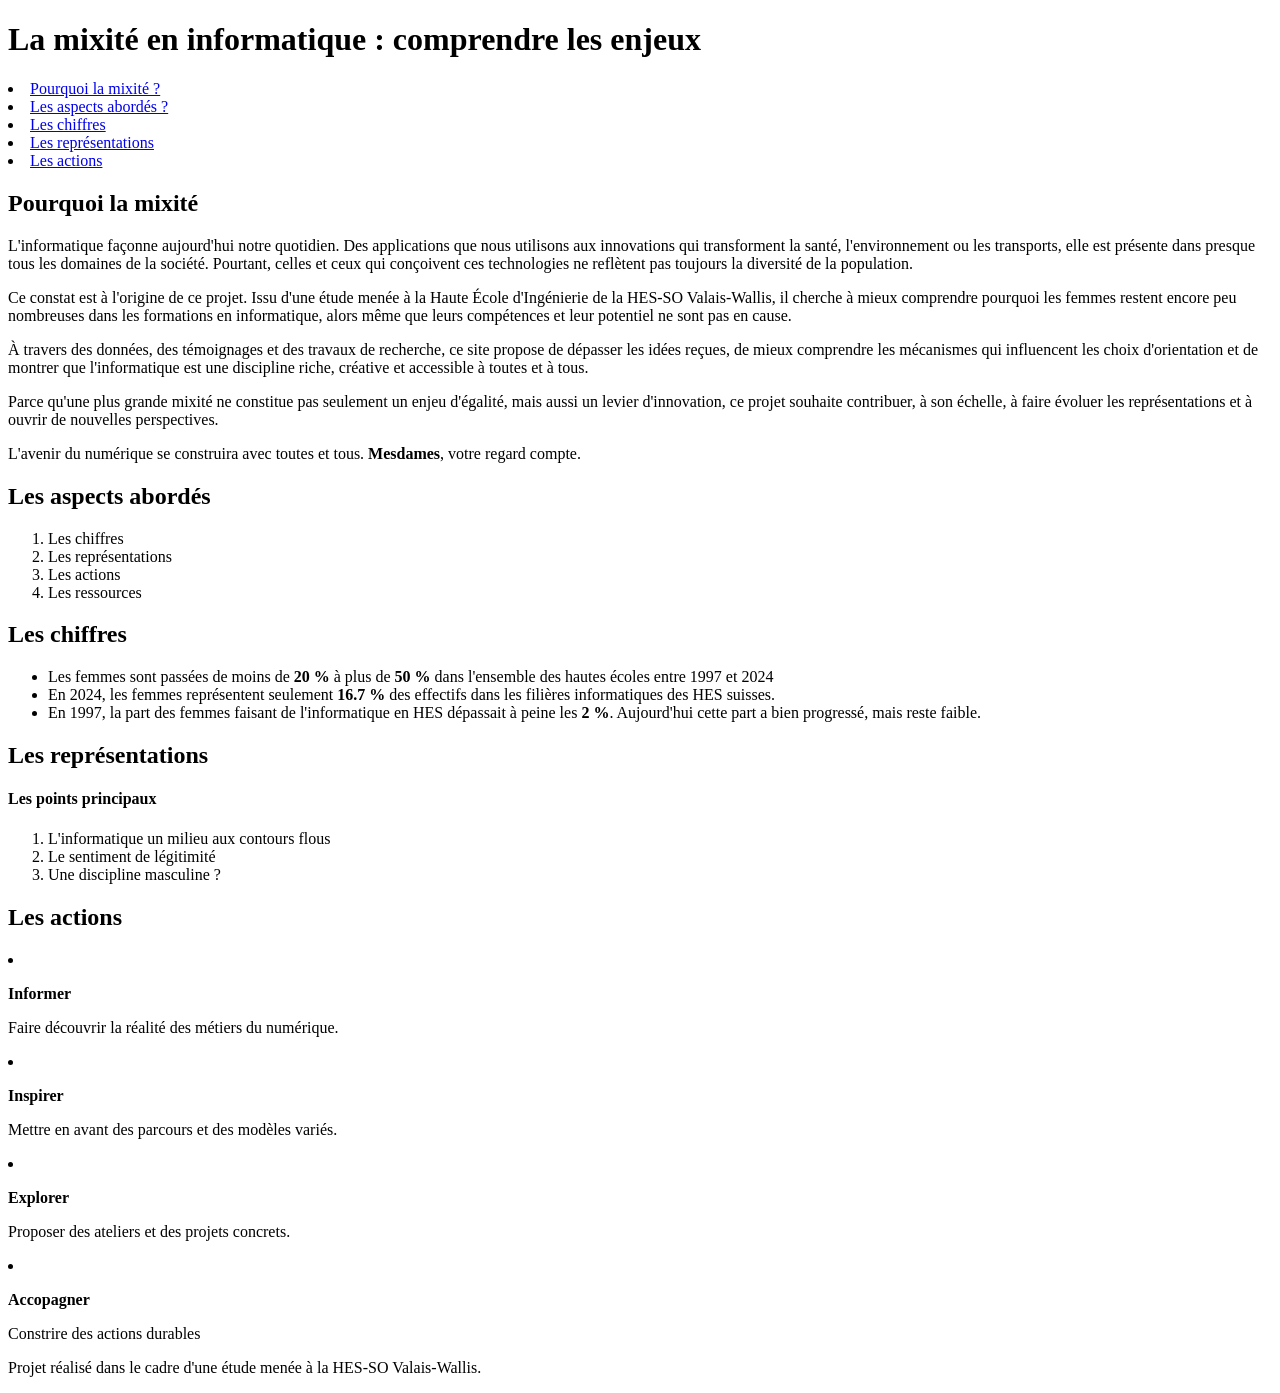
<file: index.HTML>
<!DOCTYPE html>
<html lang="fr">
 <head>
    <meta charset="UTF-8">
    <meta name="viewport" content="width=device-width, initial-scale=1.0">
    <title>La mixité en informatique : comprendre les enjeux</title>
 </head>
    <body>
        <header>
            <h1>La mixité en informatique : comprendre les enjeux</h1>
            <nav>
                <li><a href="#mixite">Pourquoi la mixité ?</a></li>
                <li><a href="#aspects">Les aspects abordés ?</a></li>
                <li><a href="#chiffres">Les chiffres</a></li>
                <li><a href="#rerpésentations">Les représentations</a></li>
                <li><a href="#actions">Les actions</a></li>

            </nav>

        </header>
        <main> 
            <!-- Présentation du projet -->
            <!-- Sections principales -->
             <section id="mixite">
                <h2>Pourquoi la mixité</h2>
                    <p>L'informatique façonne aujourd'hui notre quotidien. Des applications que nous utilisons aux innovations qui transforment la santé, l'environnement ou les transports, elle est présente dans presque tous les domaines de la société. Pourtant, celles et ceux qui conçoivent ces technologies ne reflètent pas toujours la diversité de la population.</p> 
                    <p>Ce constat est à l'origine de ce projet. Issu d'une étude menée à la Haute École d'Ingénierie de la HES-SO Valais-Wallis, il cherche à mieux comprendre pourquoi les femmes restent encore peu nombreuses dans les formations en informatique, alors même que leurs compétences et leur potentiel ne sont pas en cause.</p>
                    <p>À travers des données, des témoignages et des travaux de recherche, ce site propose de dépasser les idées reçues, de mieux comprendre les mécanismes qui influencent les choix d'orientation et de montrer que l'informatique est une discipline riche, créative et accessible à toutes et à tous.</p>
                    <p>Parce qu'une plus grande mixité ne constitue pas seulement un enjeu d'égalité, mais aussi un levier d'innovation, ce projet souhaite contribuer, à son échelle, à faire évoluer les représentations et à ouvrir de nouvelles perspectives.</p>
                    <p>L'avenir du numérique se construira avec toutes et tous. <strong>Mesdames</strong>, votre regard compte.</p>
             </section>

             <section id="aspects">
                <h2>Les aspects abordés</h2>
                <ol>
                    <li>Les chiffres</li>            
                    <li>Les représentations</li>
                    <li>Les actions</li>
                    <li>Les ressources</li>

                </ol>
            </section>
 
            <section id="chiffres">
                <h2>Les chiffres</h2>
                <ul>
                    <li>Les femmes sont passées de moins de <strong>20 % </strong>à plus de <strong>50 % </strong> dans l'ensemble des hautes écoles entre 1997 et 2024</li>
                    <li>En 2024, les femmes représentent seulement <strong>16.7 % </strong> des effectifs dans les filières informatiques des HES suisses.</li>
                    <li>En 1997, la part des femmes faisant de l'informatique en HES dépassait à peine les <strong>2 %</strong>. Aujourd'hui cette part a bien progressé, mais reste faible.</li>
                </ul>
            </section>
            <section id="représentations">
                <h2>Les représentations</h2>
                <h4>Les points principaux</h4>
                <ol>
                    <li>L'informatique un milieu aux contours flous</li>
                    <li>Le sentiment de légitimité</li>
                    <li>Une discipline masculine ?</li>
                </ol>
            </section>

            <section id="actions">
                <h2> Les actions</h2>
                
                    <li><p><strong>Informer</strong></p>
                        <p>Faire découvrir la réalité des métiers du numérique.</p>           
                    </li>
                    <li><p><strong>Inspirer </strong></p>
                        <p>Mettre en avant des parcours et des modèles variés.</p>         
                    </li>

                    <li><p><strong>Explorer </strong></p>
                        <p>Proposer des ateliers et des projets concrets.</p>
                    </li>

                    <li><p><strong>Accopagner</strong></p>
                        <p>Constrire des actions durables </p>
                    </li>
                
            </section>
        </section>
        </main>
        <footer>
            <p>Projet réalisé dans le cadre d'une étude menée à la HES-SO Valais-Wallis.</p>
        </footer>
    </body>  
</html>
</file>
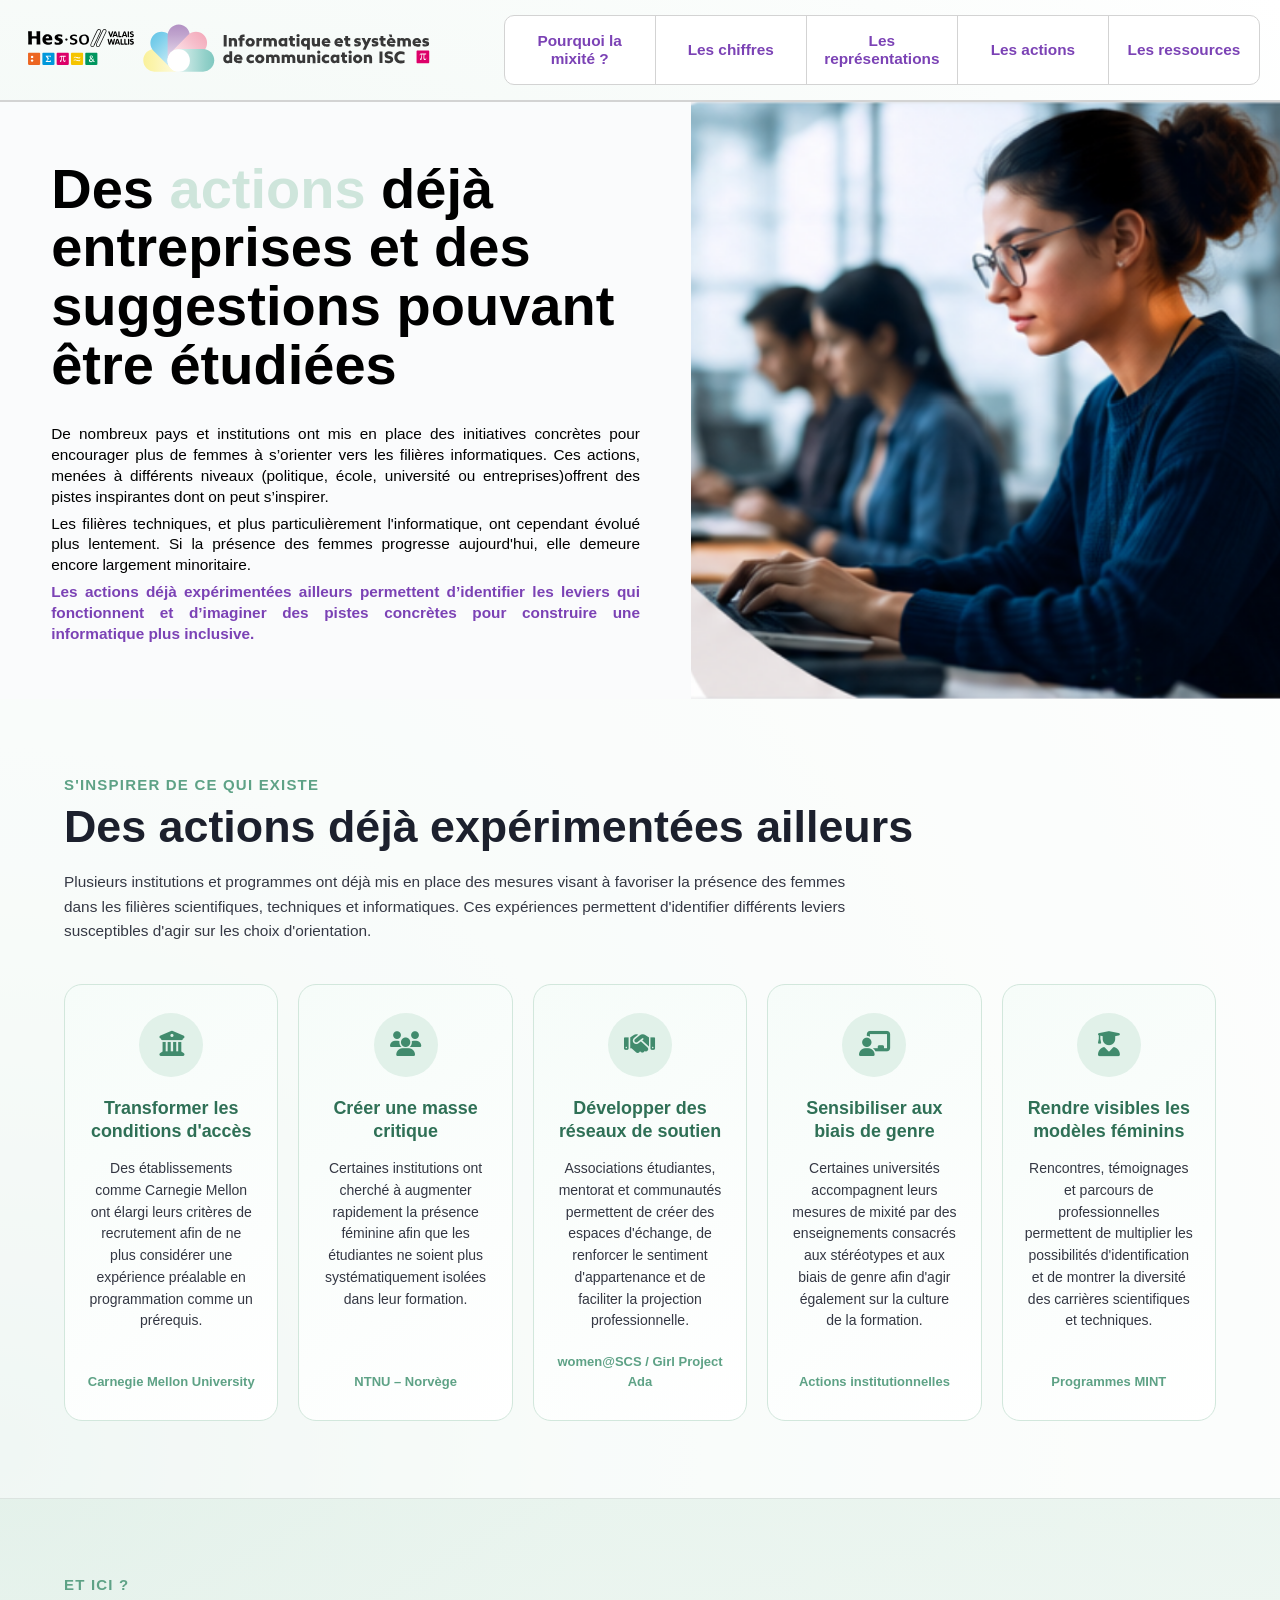
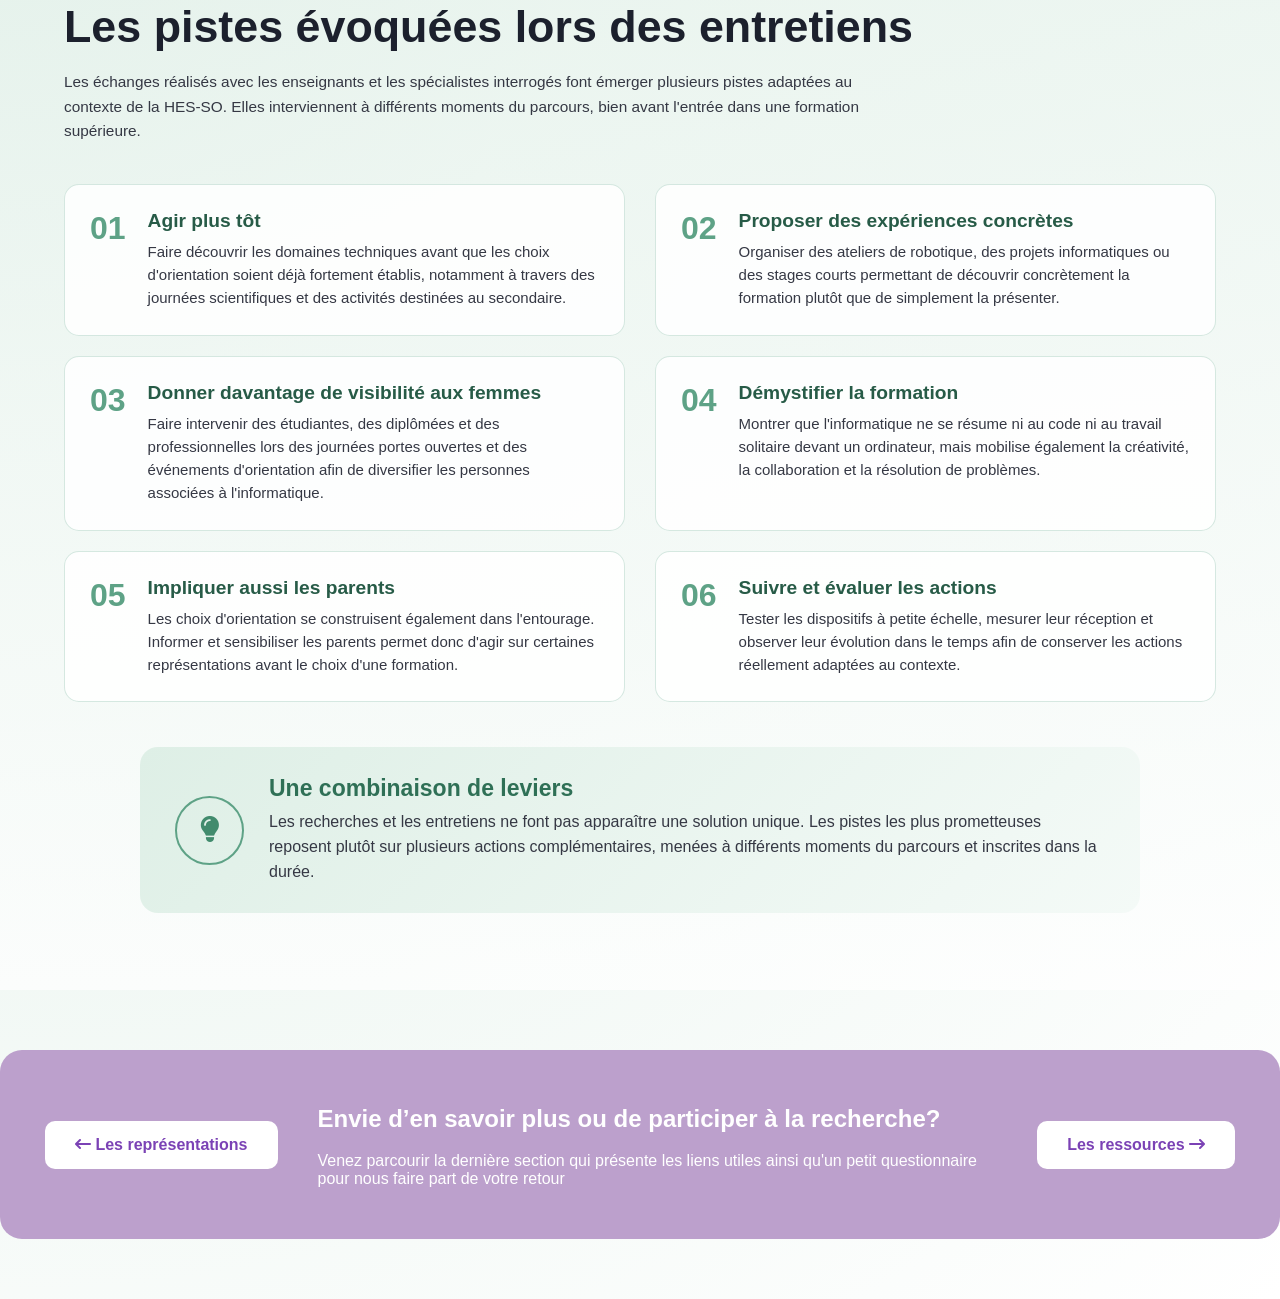
<file: pages/actions.html>
<!DOCTYPE html>
<html lang="fr">
 <head>
    <meta charset="UTF-8">
    <meta name="viewport" content="width=device-width, initial-scale=1.0">
    <link rel="stylesheet" href="../css/style.css"> 
    <title>La mixité en informatique : comprendre les enjeux; les actions</title>
 </head>
    <body class="page-actions">
        <header>
        <div class="header">
            <div class="logo"><img src="../images/logo_hesso.9af1d79.svg" height="50px" alt="logo_hesso"></div>
            <div class="HES">
                <div class="ISC"><img src="../images/logo_isc.svg" height="50px" alt="logo_hesso"></div>
                <link rel="stylesheet" href="https://cdnjs.cloudflare.com/ajax/libs/font-awesome/6.7.2/css/all.min.css">
            </div>
            <nav class="navigation"> 
                <ul>
                    <li><a href="../index.html">Pourquoi la mixité ?</a></li>
                    <li><a href="../pages/chiffres.html">Les chiffres</a></li>
                    <li><a href="../pages/representation.html">Les représentations</a></li>
                    <li><a href="actions.html">Les actions</a></li>
                    <li><a href="../pages/ressources.html">Les ressources</a></li>
                </ul> 
            </nav>
        </div>
        </header>
        <main> 
            <div class="hero">
                <div class="message">
                    <p> <h1>Des <span style="color: rgb(206, 229, 219);">actions</span> déjà entreprises et des suggestions pouvant être étudiées</h1> </p>
                    <p>De nombreux pays et institutions ont mis en place des initiatives concrètes pour encourager plus de femmes à s’orienter vers les filières informatiques. Ces actions, menées à différents niveaux (politique, école, université ou entreprises)offrent des pistes inspirantes dont on peut s’inspirer.</p>
                    <p>Les filières techniques, et plus particulièrement l'informatique, ont cependant évolué plus lentement. Si la présence des femmes progresse aujourd'hui, elle demeure encore largement minoritaire.</p>
                    <p style="color: rgb(123, 66, 181);"> <strong>Les actions déjà expérimentées ailleurs permettent d’identifier les leviers qui fonctionnent et d’imaginer des pistes concrètes pour construire une informatique plus inclusive.</strong></p> 
                    
                </div>
                <div class="coverpic">
                    <img src="../images/Screenshot 2026-07-31 084321.png"alt="plusieurs personnes qui travaillent à l'ordinateur"></div>
                                                                            
            </div>
            <section class="actions-section">

    <div class="actions-titre-section">
        <p class="actions-surtitle">S'inspirer de ce qui existe</p>

        <h2>
            Des actions déjà expérimentées ailleurs
        </h2>

        <p>
            Plusieurs institutions et programmes ont déjà mis en place
            des mesures visant à favoriser la présence des femmes dans
            les filières scientifiques, techniques et informatiques.
            Ces expériences permettent d'identifier différents leviers
            susceptibles d'agir sur les choix d'orientation.
        </p>
    </div>


    <div class="actions-grille">


        <!-- CARTE 1 -->

        <article class="action-carte">

            <div class="action-icone">
                <i class="fa-solid fa-building-columns"></i>
            </div>

            <h3>
                Transformer les conditions d'accès
            </h3>

            <p>
                Des établissements comme Carnegie Mellon ont élargi
                leurs critères de recrutement afin de ne plus considérer
                une expérience préalable en programmation comme un
                prérequis.
            </p>

            <p class="action-exemple">
                Carnegie Mellon University
            </p>

        </article>


        <!-- CARTE 2 -->

        <article class="action-carte">

            <div class="action-icone">
                <i class="fa-solid fa-users"></i>
            </div>

            <h3>
                Créer une masse critique
            </h3>

            <p>
                Certaines institutions ont cherché à augmenter rapidement
                la présence féminine afin que les étudiantes ne soient plus
                systématiquement isolées dans leur formation.
            </p>

            <p class="action-exemple">
                NTNU – Norvège
            </p>

        </article>


        <!-- CARTE 3 -->

        <article class="action-carte">

            <div class="action-icone">
                <i class="fa-solid fa-handshake"></i>
            </div>

            <h3>
                Développer des réseaux de soutien
            </h3>

            <p>
                Associations étudiantes, mentorat et communautés permettent
                de créer des espaces d'échange, de renforcer le sentiment
                d'appartenance et de faciliter la projection professionnelle.
            </p>

            <p class="action-exemple">
                women@SCS / Girl Project Ada
            </p>

        </article>


        <!-- CARTE 4 -->

        <article class="action-carte">

            <div class="action-icone">
                <i class="fa-solid fa-chalkboard-user"></i>
            </div>

            <h3>
                Sensibiliser aux biais de genre
            </h3>

            <p>
                Certaines universités accompagnent leurs mesures de mixité
                par des enseignements consacrés aux stéréotypes et aux biais
                de genre afin d'agir également sur la culture de la formation.
            </p>

            <p class="action-exemple">
                Actions institutionnelles
            </p>

        </article>


        <!-- CARTE 5 -->

        <article class="action-carte">

            <div class="action-icone">
                <i class="fa-solid fa-user-graduate"></i>
            </div>

            <h3>
                Rendre visibles les modèles féminins
            </h3>

            <p>
                Rencontres, témoignages et parcours de professionnelles
                permettent de multiplier les possibilités d'identification
                et de montrer la diversité des carrières scientifiques
                et techniques.
            </p>

            <p class="action-exemple">
                Programmes MINT
            </p>

        </article>

    </div>

</section>



<!-- ==================================================
     PROPOSITIONS DES EXPERTS / ENSEIGNANTS
     ================================================== -->

<section class="actions-propositions">

    <div class="actions-titre-section">

        <p class="actions-surtitle">
            Et ici ?
        </p>

        <h2>
            Les pistes évoquées lors des entretiens
        </h2>

        <p>
            Les échanges réalisés avec les enseignants et les spécialistes
            interrogés font émerger plusieurs pistes adaptées au contexte
            de la HES-SO. Elles interviennent à différents moments du
            parcours, bien avant l'entrée dans une formation supérieure.
        </p>

    </div>


    <div class="propositions-grille">


        <!-- PROPOSITION 1 -->

        <article class="proposition">

            <span class="proposition-numero">
                01
            </span>

            <div class="proposition-contenu">

                <h3>
                    Agir plus tôt
                </h3>

                <p>
                    Faire découvrir les domaines techniques avant que les
                    choix d'orientation soient déjà fortement établis,
                    notamment à travers des journées scientifiques et des
                    activités destinées au secondaire.
                </p>

            </div>

        </article>


        <!-- PROPOSITION 2 -->

        <article class="proposition">

            <span class="proposition-numero">
                02
            </span>

            <div class="proposition-contenu">

                <h3>
                    Proposer des expériences concrètes
                </h3>

                <p>
                    Organiser des ateliers de robotique, des projets
                    informatiques ou des stages courts permettant de
                    découvrir concrètement la formation plutôt que de
                    simplement la présenter.
                </p>

            </div>

        </article>


        <!-- PROPOSITION 3 -->

        <article class="proposition">

            <span class="proposition-numero">
                03
            </span>

            <div class="proposition-contenu">

                <h3>
                    Donner davantage de visibilité aux femmes
                </h3>

                <p>
                    Faire intervenir des étudiantes, des diplômées et des
                    professionnelles lors des journées portes ouvertes et
                    des événements d'orientation afin de diversifier les
                    personnes associées à l'informatique.
                </p>

            </div>

        </article>


        <!-- PROPOSITION 4 -->

        <article class="proposition">

            <span class="proposition-numero">
                04
            </span>

            <div class="proposition-contenu">

                <h3>
                    Démystifier la formation
                </h3>

                <p>
                    Montrer que l'informatique ne se résume ni au code ni
                    au travail solitaire devant un ordinateur, mais mobilise
                    également la créativité, la collaboration et la résolution
                    de problèmes.
                </p>

            </div>

        </article>


        <!-- PROPOSITION 5 -->

        <article class="proposition">

            <span class="proposition-numero">
                05
            </span>

            <div class="proposition-contenu">

                <h3>
                    Impliquer aussi les parents
                </h3>

                <p>
                    Les choix d'orientation se construisent également dans
                    l'entourage. Informer et sensibiliser les parents permet
                    donc d'agir sur certaines représentations avant le choix
                    d'une formation.
                </p>

            </div>

        </article>


        <!-- PROPOSITION 6 -->

        <article class="proposition">

            <span class="proposition-numero">
                06
            </span>

            <div class="proposition-contenu">

                <h3>
                    Suivre et évaluer les actions
                </h3>

                <p>
                    Tester les dispositifs à petite échelle, mesurer leur
                    réception et observer leur évolution dans le temps afin
                    de conserver les actions réellement adaptées au contexte.
                </p>

            </div>

        </article>

    </div>


    <div class="actions-conclusion">

        <div class="actions-conclusion-icone">
            <i class="fa-solid fa-lightbulb"></i>
        </div>

        <div>
            <h3>
                Une combinaison de leviers
            </h3>

            <p>
                Les recherches et les entretiens ne font pas apparaître une
                solution unique. Les pistes les plus prometteuses reposent
                plutôt sur plusieurs actions complémentaires, menées à
                différents moments du parcours et inscrites dans la durée.
            </p>
        </div>

    </div>

</section>
        </main>    
    <footer class="footer">

    <a class="footer-bouton footer-bouton-gauche" href="../pages/representation.html">
        <i class="fa-solid fa-arrow-left-long"></i>
        Les représentations
    </a>

    <div class="footer-texte">
        <h2>Envie d’en savoir plus ou de participer à la recherche?</h2>

        <p>
            Venez parcourir la dernière section qui présente les liens utiles ainsi qu'un petit questionnaire pour nous faire part de votre retour 
        </p>
    </div>

    <a class="footer-bouton footer-bouton-droite"
       href="ressources.html">
        Les ressources
        <i class="fa-solid fa-arrow-right-long"></i>
    </a>

    </footer>               
    </body>
</html>
</file>
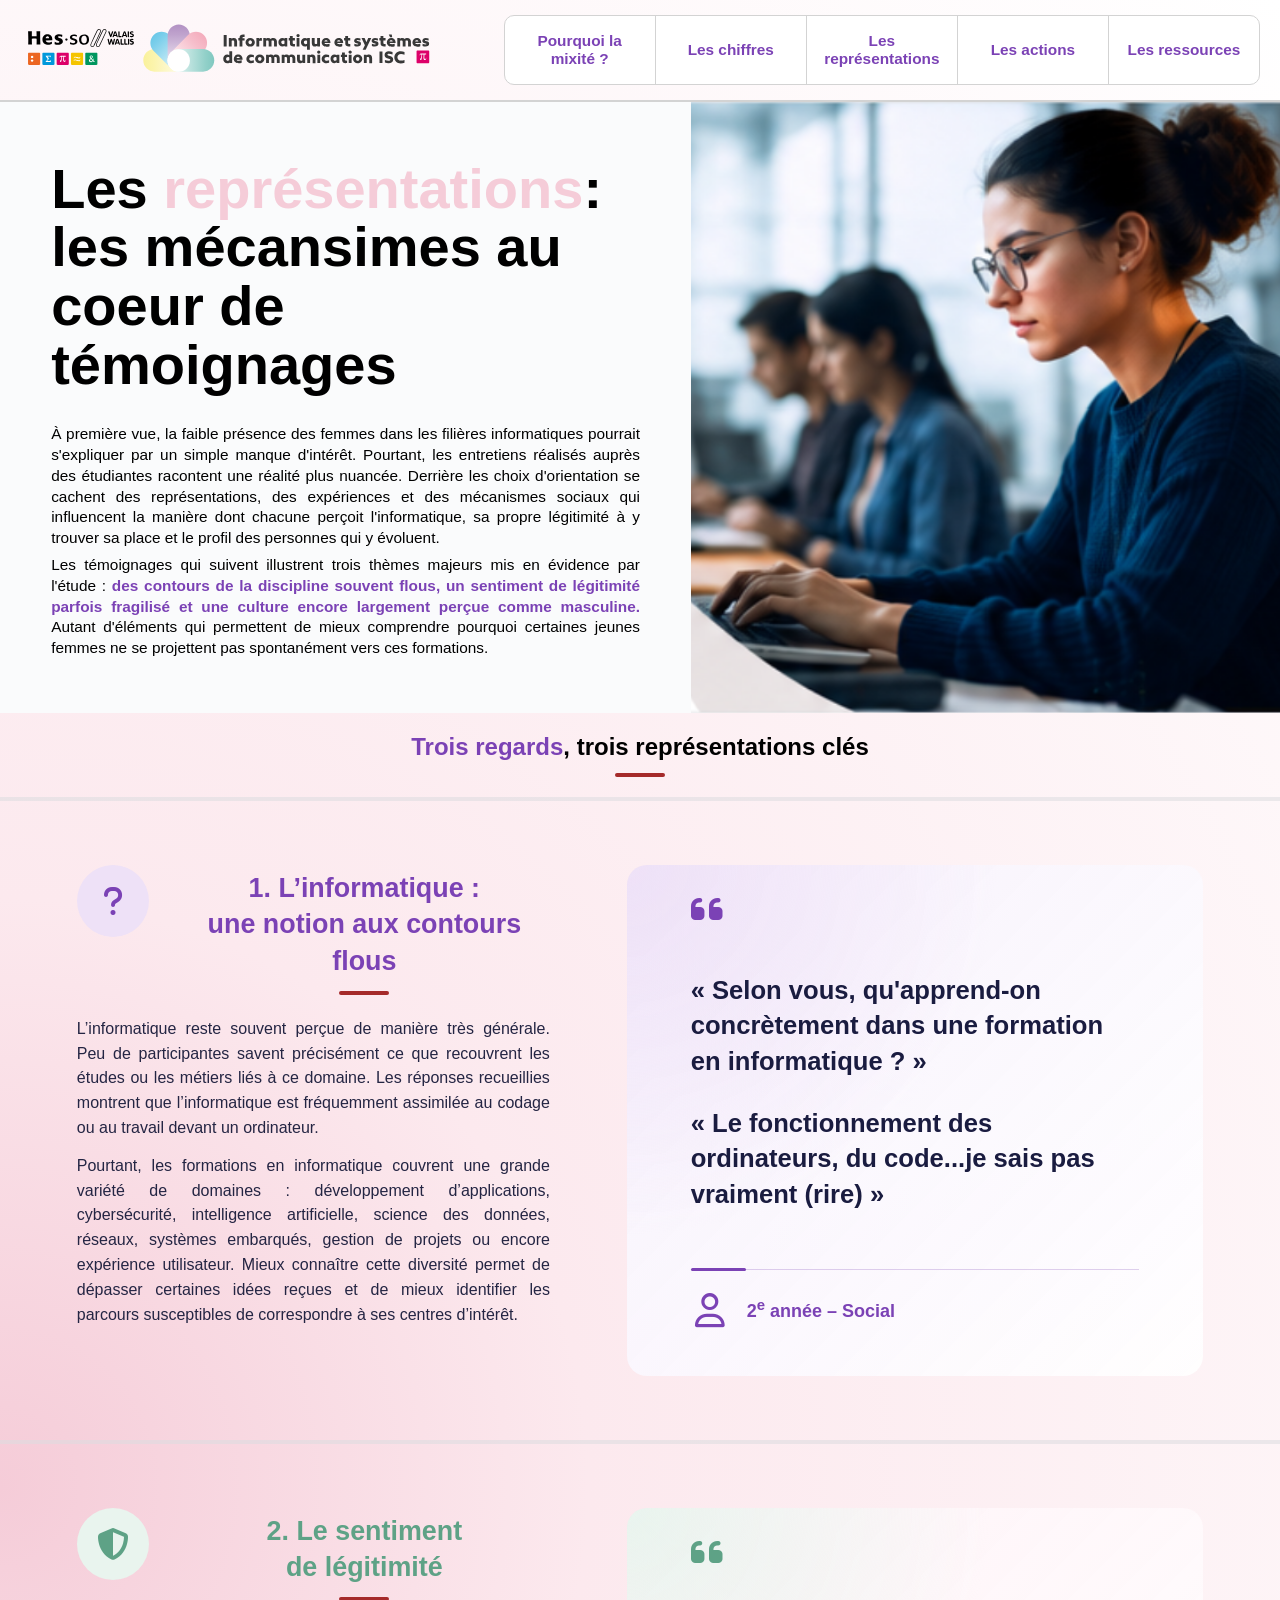
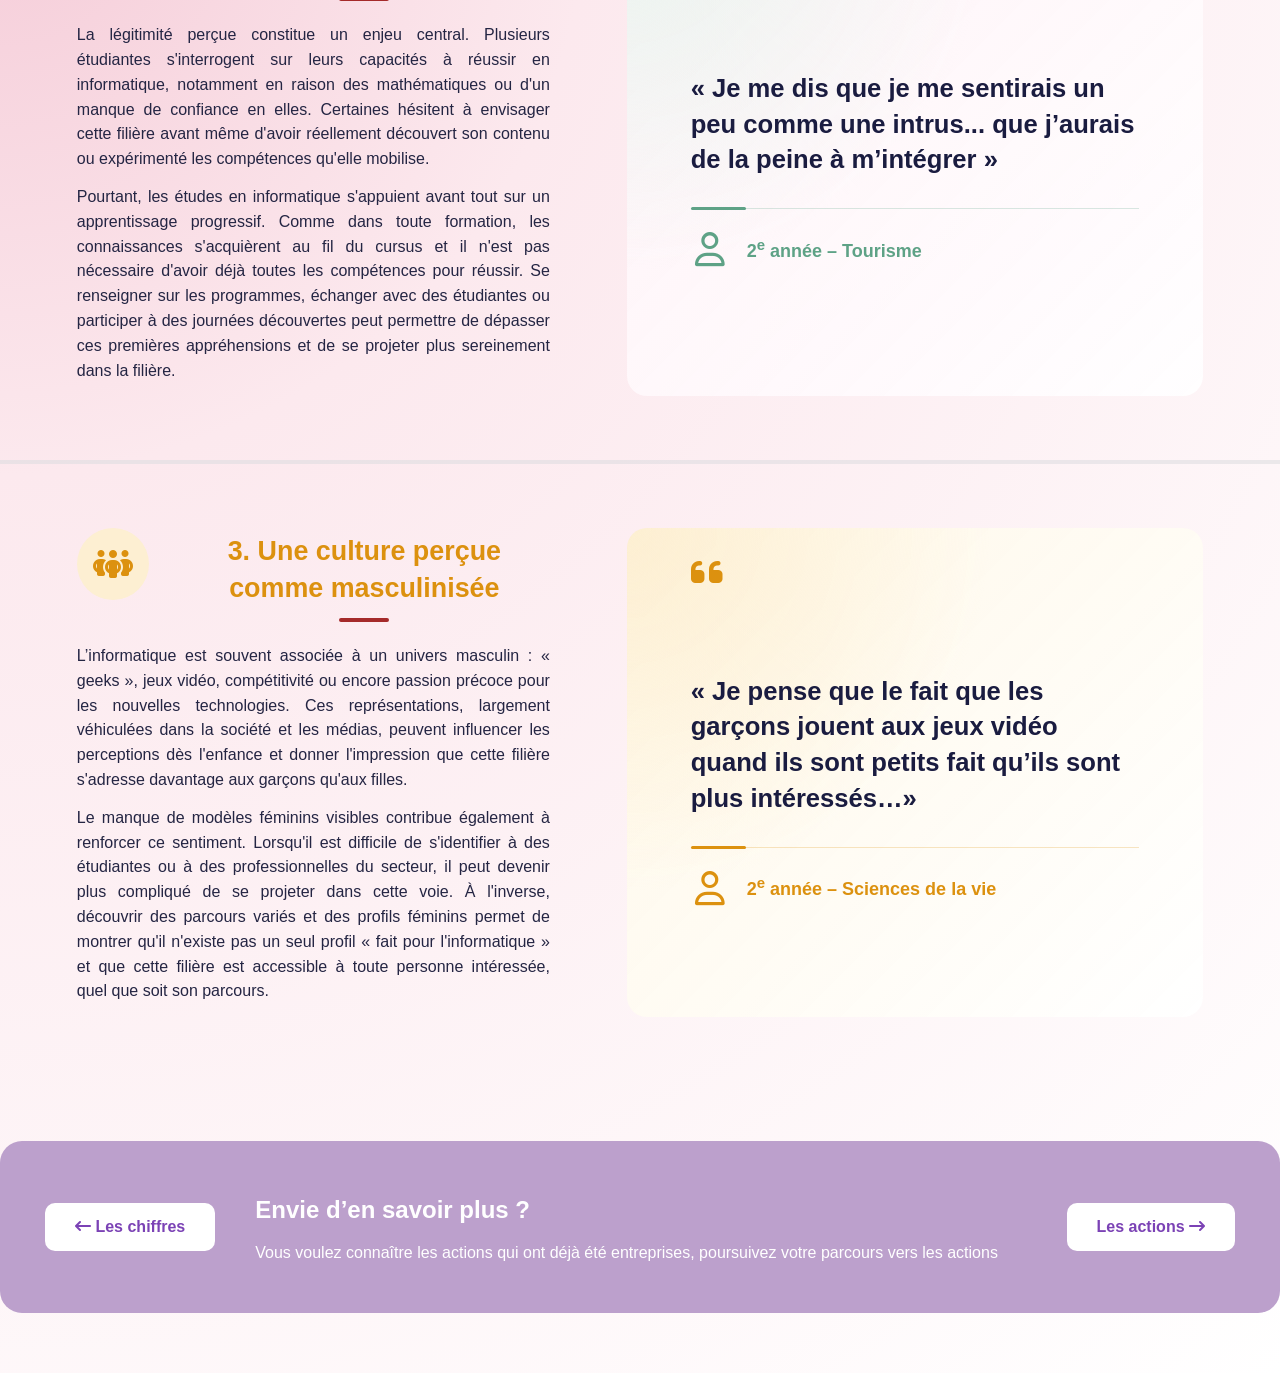
<file: pages/representation.html>
<!DOCTYPE html>
<html lang="fr">
 <head>
    <meta charset="UTF-8">
    <meta name="viewport" content="width=device-width, initial-scale=1.0">
    <link rel="stylesheet" href="../css/style.css"> 
    <link rel="stylesheet" href="https://cdnjs.cloudflare.com/ajax/libs/font-awesome/6.7.2/css/all.min.css">

    <title>La mixité en informatique : comprendre les enjeux; les représentations</title>
 </head>
    <body class="page-representations">
        <header>
        <div class="header">
            <div class="logo"><img src="../images/logo_hesso.9af1d79.svg" height="50px" alt="logo_hesso"></div>
            <div class="HES">
                <div class="ISC"><img src="../images/logo_isc.svg" height="50px" alt="logo_hesso"></div>
            </div>
            <nav class="navigation"> 
                <ul>
                    <li><a href="../index.html">Pourquoi la mixité ?</a></li>
                    <li><a href="../pages/chiffres.html">Les chiffres</a></li>
                    <li><a href="representation.html">Les représentations</a></li>
                    <li><a href="../pages/actions.html">Les actions</a></li>
                    <li><a href="../pages/ressources.html">Les ressources</a></li>
                </ul> 
            </nav>
        </div>
        </header>
        <main> 
            <div class="hero">
                <div class="message">
                    <p> <h1>Les <span style="color: rgb(245, 204, 216);">représentations</span>: les mécansimes au coeur de témoignages</h1> </p>
                    <p>À première vue, la faible présence des femmes dans les filières informatiques pourrait s'expliquer par un simple manque d'intérêt. Pourtant, les entretiens réalisés auprès des étudiantes racontent une réalité plus nuancée. Derrière les choix d'orientation se cachent des représentations, des expériences et des mécanismes sociaux qui influencent la manière dont chacune perçoit l'informatique, sa propre légitimité à y trouver sa place et le profil des personnes qui y évoluent. </p>
                    <p>Les témoignages qui suivent illustrent trois thèmes majeurs mis en évidence par l'étude :  <span style="color: rgb(123, 66, 181);"> <strong>des contours de la discipline souvent flous, un sentiment de légitimité parfois fragilisé et une culture encore largement perçue comme masculine.</strong></span> Autant d'éléments qui permettent de mieux comprendre pourquoi certaines jeunes femmes ne se projettent pas spontanément vers ces formations.</p> 
                    
                </div>
                <div class="coverpic">
                    <img src="../images/Screenshot 2026-07-31 084321.png"alt="plusieurs personnes qui travaillent à l'ordinateur"></div>
                                                                            
            </div>
            <div class="top">
                <section id="aspects">
                    <h2><Span style="color: rgb(123, 66, 181);"> Trois regards</Span>, trois représentations clés</h2>
                       <section class="representations">
                <!-- THÉMATIQUE 1 -->

        <section class="representation-ligne representation-violette">

            <div class="representation-explication">

                <div class="representation-titre">

                    <div class="representation-icone">
                        <i class="fa-solid fa-question"></i>
                    </div>

                    <h2>
                        <span>1. L’informatique :</span>
                        une notion aux contours flous
                    </h2>

                </div>                

              <div class="representation-paragraphes">

                    <p style="text-align: justify;">
                        L’informatique reste souvent perçue de manière très générale. Peu de participantes savent précisément ce que recouvrent les études ou les métiers liés à ce domaine. Les réponses recueillies montrent que l’informatique est fréquemment assimilée au codage ou au travail devant un ordinateur.
                    </p>

                    <p style="text-align: justify;">
                        Pourtant, les formations en informatique couvrent une grande variété de domaines : développement d’applications, cybersécurité, intelligence artificielle, science des données, réseaux, systèmes embarqués, gestion de projets ou encore expérience utilisateur. Mieux connaître cette diversité permet de dépasser certaines idées reçues et de mieux identifier les parcours susceptibles de correspondre à ses centres d’intérêt.
                    </p>

                </div>

            </div>


            <article class="representation-temoignage">

                <i class="fa-solid fa-quote-left representation-guillemets"></i>

                <blockquote>
                    <p>« Selon vous, qu'apprend-on concrètement dans une formation en informatique ? »</p>
                    <p>« Le fonctionnement des ordinateurs, du code...je sais pas vraiment (rire) »</p>
                </blockquote>

                <div class="representation-separateur"></div>

                <div class="representation-etudiante">

                    <div class="representation-profil">
                        <i class="fa-regular fa-user"></i>
                    </div>

                    <div>
                        <p class="representation-label">
                            2<sup>e</sup> année – Social
                        </p>


                    </div>

                </div>

            </article>

        </section>


        <!-- THÉMATIQUE 2 -->

        <section class="representation-ligne representation-rose">

            <div class="representation-explication">

                <div class="representation-titre">

                    <div class="representation-icone">
                        <i  class="fa-solid fa-shield-halved"></i>
                    </div>

                    <h2>
                        <span>2. Le sentiment</span>
                        de légitimité
                    </h2>

                </div>

                <div class="representation-paragraphes">

                    <p style="text-align: justify;">
                        La légitimité perçue constitue un enjeu central. Plusieurs étudiantes s'interrogent sur leurs capacités à réussir en informatique, notamment en raison des mathématiques ou d'un manque de confiance en elles. Certaines hésitent à envisager cette filière avant même d'avoir réellement découvert son contenu ou expérimenté les compétences qu'elle mobilise.
                    </p>

                    <p style="text-align: justify;">
                        Pourtant, les études en informatique s'appuient avant tout sur un apprentissage progressif. Comme dans toute formation, les connaissances s'acquièrent au fil du cursus et il n'est pas nécessaire d'avoir déjà toutes les compétences pour réussir. Se renseigner sur les programmes, échanger avec des étudiantes ou participer à des journées découvertes peut permettre de dépasser ces premières appréhensions et de se projeter plus sereinement dans la filière.
                    </p>

                </div>

            </div>


            <article class="representation-temoignage">

                <i class="fa-solid fa-quote-left representation-guillemets"></i>

                <blockquote>
                    « Je me dis que je me sentirais un peu comme une intrus... que j’aurais de la peine à m’intégrer »
                </blockquote>

                <div class="representation-separateur"></div>

                <div class="representation-etudiante">

                    <div class="representation-profil">
                        <i class="fa-regular fa-user"></i>
                    </div>

                    <div>
                        <p class="representation-label">
                            2<sup>e</sup> année – Tourisme
                        </p>


                    </div>

                </div>

            </article>

        </section>


        <!-- THÉMATIQUE 3 -->

        <section class="representation-ligne representation-orange">

            <div class="representation-explication">

                <div class="representation-titre">

                    <div class="representation-icone">
                        <i class="fa-solid fa-people-group"></i>
                    </div>

                    <h2>
                        <span>3. Une culture perçue</span>
                        comme masculinisée
                    </h2>

                </div>

                <div class="representation-paragraphes">

                    <p style="text-align: justify;">
                        L’informatique est souvent associée à un univers masculin : « geeks », jeux vidéo, compétitivité ou encore passion précoce pour les nouvelles technologies. Ces représentations, largement véhiculées dans la société et les médias, peuvent influencer les perceptions dès l'enfance et donner l'impression que cette filière s'adresse davantage aux garçons qu'aux filles.
                    </p>

                    <p style="text-align: justify;">
                        Le manque de modèles féminins visibles contribue également à renforcer ce sentiment. Lorsqu'il est difficile de s'identifier à des étudiantes ou à des professionnelles du secteur, il peut devenir plus compliqué de se projeter dans cette voie. À l'inverse, découvrir des parcours variés et des profils féminins permet de montrer qu'il n'existe pas un seul profil « fait pour l'informatique » et que cette filière est accessible à toute personne intéressée, quel que soit son parcours.
                    </p>

                </div>

            </div>


            <article class="representation-temoignage">

                <i class="fa-solid fa-quote-left representation-guillemets"></i>

                <blockquote>
                    « Je pense que le fait que les garçons jouent aux
                    jeux vidéo quand ils sont petits fait qu’ils sont
                    plus intéressés…»
                </blockquote>

                <div class="representation-separateur"></div>

                <div class="representation-etudiante">

                    <div class="representation-profil">
                        <i class="fa-regular fa-user"></i>
                    </div>

                    <div>
                        <p class="representation-label">
                            2<sup>e</sup> année – Sciences de la vie
                        </p>


                    </div>

                </div>

            </article>

        </section>

    </main>


    <footer class="footer">

    <a class="footer-bouton footer-bouton-gauche" href="../index.html">
        <i class="fa-solid fa-arrow-left-long"></i>
        Les chiffres
    </a>

    <div class="footer-texte">
        <h2>Envie d’en savoir plus ?</h2>

        <p>
            Vous voulez connaître les actions qui ont déjà été entreprises, poursuivez votre parcours vers les actions 
        </p>
    </div>

    <a class="footer-bouton footer-bouton-droite"
       href="actions.html">
        Les actions
        <i class="fa-solid fa-arrow-right-long"></i>
    </a>

</footer>

</body>
</html>
</file>
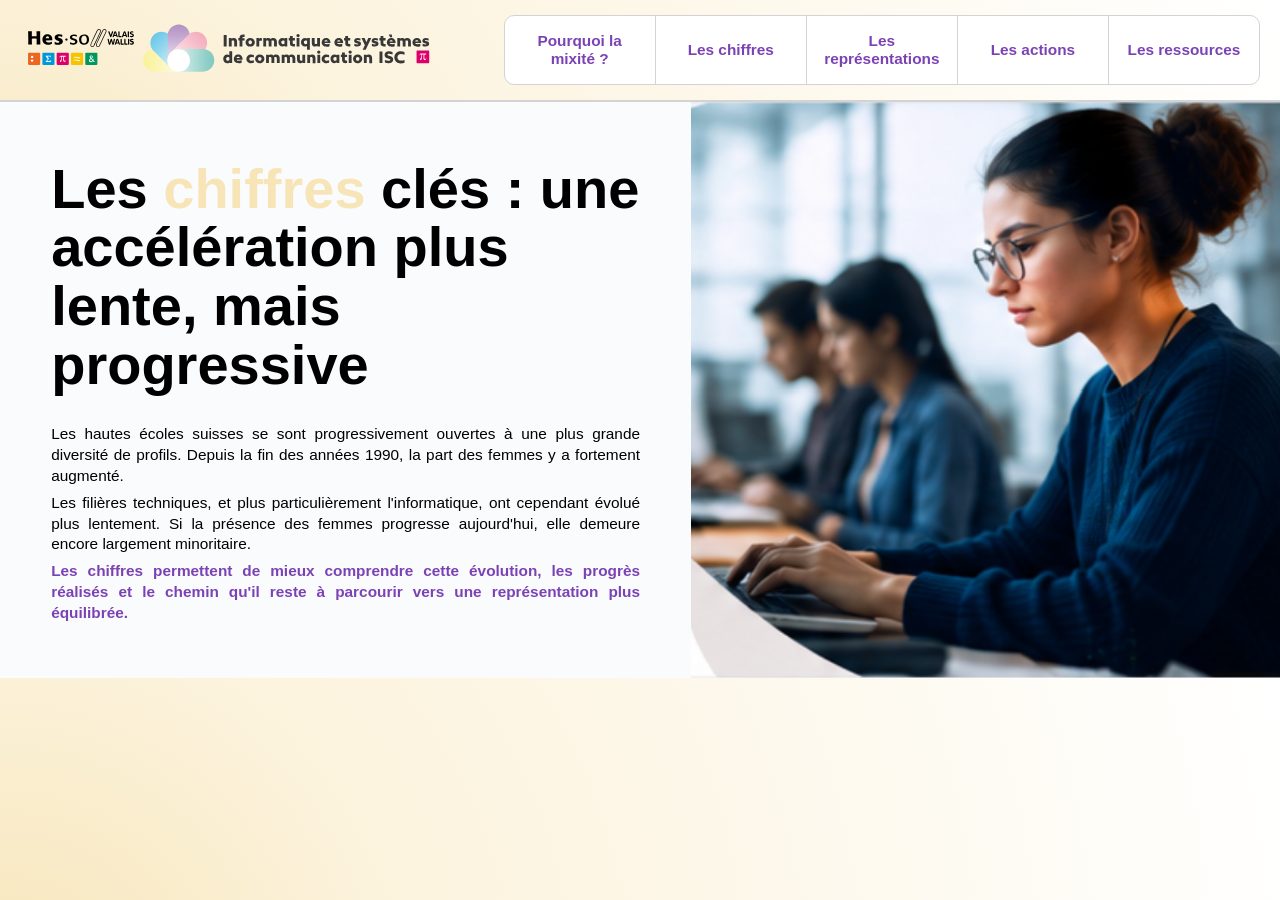
<file: pages/ressources.html>
<!DOCTYPE html>
<html lang="fr">
 <head>
    <meta charset="UTF-8">
    <meta name="viewport" content="width=device-width, initial-scale=1.0">
    <link rel="stylesheet" href="../css/style.css"> 
    <title>La mixité en informatique : comprendre les enjeux; les ressources</title>
 </head>
    <body class="page-ressources">
        <header>
        <div class="header">
            <div class="logo"><img src="../images/logo_hesso.9af1d79.svg" height="50px" alt="logo_hesso"></div>
            <div class="HES">
                <div class="ISC"><img src="../images/logo_isc.svg" height="50px" alt="logo_hesso"></div>
            </div>
            <nav class="navigation"> 
                <ul>
                    <li><a href="../index.html">Pourquoi la mixité ?</a></li>
                    <li><a href="../pages/chiffres.html">Les chiffres</a></li>
                    <li><a href="../pages/representation.html">Les représentations</a></li>
                    <li><a href="../pages/actions.html">Les actions</a></li>
                    <li><a href="ressources.html">Les ressources</a></li>
                </ul> 
            </nav>
        </div>
        </header>
        <main> 
            <div class="hero">
                <div class="message">
                    <p> <h1>Les <span style="color: rgb(247, 229, 184);">chiffres</span> clés : une accélération plus lente, mais progressive</h1> </p>
                    <p>Les hautes écoles suisses se sont progressivement ouvertes à une plus grande diversité de profils. Depuis la fin des années 1990, la part des femmes y a fortement augmenté.</p>
                    <p>Les filières techniques, et plus particulièrement l'informatique, ont cependant évolué plus lentement. Si la présence des femmes progresse aujourd'hui, elle demeure encore largement minoritaire.</p>
                    <p style="color: rgb(123, 66, 181);"> <strong>Les chiffres permettent de mieux comprendre cette évolution, les progrès réalisés et le chemin qu'il reste à parcourir vers une représentation plus équilibrée.</strong></p> 
                    
                </div>
                <div class="coverpic">
                    <img src="../images/Screenshot 2026-07-31 084321.png"alt="plusieurs personnes qui travaillent à l'ordinateur"></div>
                                                                            
            </div>
        </main>           
    </body>
</html>
</file>
<file: css/style.css>
body{
background: radial-gradient(
    circle at left center,
    rgb(183, 218, 245) 0%,
    rgb(222, 239, 250) 30%,
    white 100%
);
font-family: "Inter", sans-serif;
margin: 0;

}

.page-chiffres {
    background: radial-gradient(
        circle at left center,
            white 0%,
            rgb(242, 230, 247) 50%,
            rgb(220, 198, 233) 100%
            );
}
.page-actions{
background: radial-gradient(
    circle at left center,
    rgb(206, 229, 219) 0%,
    rgb(233, 244, 238) 30%,
    white 100%
);

}

.page-representations{

    background: radial-gradient(
        circle at left center,
        rgb(245, 204, 216) 0%,
        rgb(252, 233, 238) 30%,
        white 100%
    );
}

.page-ressources{
    background: radial-gradient(
    circle at left center,
    rgb(247, 229, 184) 0%,
    rgb(252, 243, 221) 30%,
    white 100%
);}

.header {
  display: flex;
  flex-direction: row;
  justify-content: space-between;
  align-items: center;
  padding: 15px 20px;
  box-sizing: border-box;
  width: 100%;
  border-bottom: 2px solid lightgray;
  margin: 0;

}

.HES{ 
  color: rgb(188, 160, 204);
  display: flex;
  flex-direction: row;
   align-items: center;
   flex: none;
  
}


  .HEI { 
    display: flex;
    flex-direction: column;
    justify-content: center;
    width: 100px;
    height: 50px;
    border-left: 1px solid lightgray ;
    font-weight: 500;
    padding-left: 1.5px;
    
    
  }

  .ISC img{
    height: clamp(28px, 4vw, 55px);
    width: auto;
    
  }

.navigation {
  flex: 1;
  min-width: 0;
  
  
}

.navigation ul {
  display: flex;
  flex-wrap: nowrap;
  
   
  flex: 1 1 0;
  list-style: none;
  margin: 0;
  margin-left: 70px;
  padding: 0;

  border: 1px solid lightgray;
  border-radius: 10px;
  overflow: hidden;
  background:white;
   font-weight:bold;
  transition:.2s;
  text-align: center;
  }


 .navigation li {
  display: flex;
    flex: 1 0 5px;
    min-width: 90px;
  text-align: center;

}

  .navigation li:hover {
    transform:translateY(-2px);
    box-shadow:0 5px 5px rgba(0,0,0,.2);
  } 

.navigation a {
    display: flex;

    justify-content: center; /* horizontal */
    align-items: center;     /* vertical */

    width: 100%;
    padding: 16px 12px;

    text-align: center;
    color: rgb(123, 66, 181);
    text-decoration: none;
    font-size: clamp(10px, 1.2vw, 1.1rem);
}



.navigation li + li {
  border-left: 1px solid lightgray;
  
}
 
  .hero {

    display: flex;
    margin-top: 0;
    flex: 1 1 0;
    min-width: 0;
    align-items: stretch;
    background-color: rgb(250, 251, 252);
    
  }

.message,
.coverpic {
  flex: 1;
  min-width: 0;
}
  .message {
    display: flex;
    flex: 1;
    flex-direction: column;
    justify-content: center;
    font-size: 10px;
    padding-left: 20px;
    padding: clamp(0px, 4vw, 60px); /* permet d'être responsive */
}
.message p {
    margin: 6px 0;
  font-size: clamp(2px, 1.2vw, 19px);
  line-height: 1.35;
  margin: 0.2rem 0;
  text-align: justify;
}
.coverpic {
    flex: 1; 
    margin-bottom: 0;
    position: relative;/* point de référence pour les éléments à l'intérieur */
    overflow: hidden;/* coupe ce qui dépasse */
 
    }

.coverpic img {
    display: block;
    width: 100%;
    height: 100%;
    min-height: 100%;
    object-fit: cover;/* remplir sans déformer */
    position: absolute; /* force l’image à toucher */
    inset: 0;
}
  h1{
  margin: 0 0 20px;
  font-size: clamp(3px, 5vw, 56px);
  line-height: 1.05;
  }

  .top h2 {
   text-align: center;
   display: block;
  }
  
  .top h2::after{
    content: ""; /* crée un élément vide avec la commande afre on le crée juste après */
    text-align: center;
    display: block;
    width: 50px;
    height: 4px;
    margin: 12px auto 0;
    background-color: brown;
    border-radius: 999px;
  }

  .top li{
      text-decoration: none;
      list-style: none;
   
  }

  .cards ul {
  width: 100%;
  min-height: 110px;
  display: flex;
  flex-direction: row;
  justify-content: space-around;
  margin: 0;
  gap: 14px;
  padding: 24px 0 12px;
  box-sizing: border-box;

      

  text-align: center;
  color: black;
  text-decoration: none;
  font-size: 10px;
  flex: 1 1 0;
  min-width: 0;
  font-size: clamp(0.1px, 1.2vw, 1.1rem);
  overflow: hidden;
  }

 .cards li{
  display: flex;
  font-weight: 600;
  justify-content: flex-start;
  flex: 1;
  min-height: 0;
  display: flex;
  flex-direction: column;
  align-items: center;
  position: relative;
  text-align: center;
  border-radius: 20px;
 }

     .cards li a {
    padding: 55px 12px 18px;

    display: flex;
    flex-direction: column;
    align-items: center;

    width: 100%;
    height: 100%;

    color: inherit;
    text-decoration: none;
        justify-content: flex-start;
    position: relative;}

.cards h3 {
 
    

    display: flex;
    align-items: center;
    justify-content: center;

    margin: 4px 0;
    text-align: center;

}

.cards p {
  margin: 0;
}

.fleche {
    margin-top: 6px;
    line-height: 1.2;
    text-decoration: none; /* évite que ça souligne le lien (la flèche) */
      color: inherit;  /* le texte garde la même couleur quand le lien a été visité */
}
 
  .chiffres {
    background-color: rgb(240, 227, 243);
}

.représentations {
    background-color: rgb(252, 232, 236);
}

.actions {
    background-color: rgb(231, 241, 235);
}

.ressources {
    background-color: rgb(253, 239, 214);
}

.cards .chiffres h3,
.cards .chiffres .fleche {
  color:rgb(139, 89, 192)
}

.cards .représentations h3,
.cards .représentations .fleche {
  color: rgb(205, 90, 127);
}

.cards .actions h3,
.cards .actions .fleche  {
  color: rgb(94, 162, 134);
}

.cards .ressources h3,
.cards .ressources .fleche  {
  color: rgb(232, 179, 70);
}

.icone {
    width: 34px;
    height: 34px;
    flex-shrink: 0;

    border: 1px solid #b18be0;
    border-radius: 50%;

    display: flex;
    justify-content: center;
    align-items: center;

    font-size: 17px;

    position: absolute;
    top: 8px;
    left: 50%;
    transform: translateX(-50%); /* centre les icones proportionnellement par rapport à la largeur */
}

.chiffres .icone {
    color: rgb(139, 89, 192);
    border-color: rgb(139, 89, 192);
}

.représentations .icone {
    color: rgb(205, 90, 127);
    border-color: rgb(205, 90, 127);
}

.actions .icone {
    color: rgb(94, 162, 134);
    border-color: rgb(94, 162, 134);
}

.ressources .icone {
    color: rgb(232, 179, 70);
    border-color: rgb(232, 179, 70);
}

.apercu {
    display: flex;
    border-top: 1px solid lightgray;
}

.bloc-apercu {
    flex: 1;
    min-width: 0;
    padding: clamp(25px, 4vw, 60px);
}

.bloc-apercu + .bloc-apercu {
    border-left: 1px solid lightgray;
}

.bloc-apercu h2 {
    margin-top: 0;
}

.bloc-apercu h2::after {
    content: "";
    display: block;
    width: 30px;
    height: 3px;
    margin-top: 10px;
    background-color: brown;
}

.stats {
    display: flex;
    gap: 30px;
    margin-top: 30px;
}

.stat {
    display: flex;
    flex: 1;
    min-width: 0;
    gap: 15px;
    align-items: flex-start;
}

.stat-icone {
    width: 50px;
    height: 50px;
    flex-shrink: 0;

    display: flex;
    align-items: center;
    justify-content: center;

    border-radius: 50%;
    background-color: rgb(240, 227, 243);
}

.stat h3 {
    margin: 0 0 10px;
    font-size: clamp(20px, 2vw, 32px);
}

.stat p {
    margin: 0;
    line-height: 1.4;
}

.liste-representations {
    padding: 0;
    margin: 30px 0;
    list-style: none;
}

.liste-representations li {
    display: flex;
    align-items: center;
    gap: 15px;

    margin-bottom: 14px;
    padding: 15px;

    border: 1px solid rgb(92, 29, 29);
    border-radius: 12px;
    
}

.liste-representations li:hover {
  transition: background-color 0.2s ease;
  background-color: rgb(252, 232, 236);
}

.numero {
    width: 30px;
    height: 30px;
    flex-shrink: 0;

    display: flex;
    justify-content: center;
    align-items: center;

    color: white;
    background-color: brown;
    border-radius: 50%;
}

.bouton-apercu {
    display: block;
    width: max-content;
    margin: 30px auto 0;
    padding: 12px 25px;

    color: white;
    background-color: brown;
    border-radius: 6px;
    text-decoration: none;
}

.footer{
    display:flex;
    align-items:center;
    gap:40px;

    margin:60px 0;
    padding:35px 45px;

    background:rgb(188, 160, 204);
    border-radius:22px;
    color:white;
}

.footer-icone{
    width:70px;
    height:70px;
    flex-shrink:0;

    display:flex;
    justify-content:center;
    align-items:center;

    border:2px solid rgba(255,255,255,.7);
    border-radius:50%;

    font-size:34px;
}

.footer-message{
    flex:1;
}

.footer-message h2{
    margin:0 0 12px;
    font-size:clamp(22px,2vw,34px);
}

.footer-message p{
    margin:0;
    max-width:700px;
    line-height:1.5;
}

.footer-bouton{
   padding: 15px 30px;
    background: white;
    color: rgb(123, 66, 181);
    border-radius: 10px;
    text-decoration: none;
    font-weight: bold;
    transition: .2s;
    text-align: center;
    flex-shrink: 1;

}

.footer-texte{
    flex:1;
}




.footer-bouton:hover{
    transform:translateY(-2px);
    box-shadow:0 8px 18px rgba(0,0,0,.2);
}

    /*Chiffres*/
    
    .section-graphiques {
    padding: clamp(25px, 4vw, 60px);
}

.section-graphiques > h2 {
    margin-top: 0;
}

.grille-graphiques {
    display: flex;
    flex-direction: column;
    gap: 40px;
    margin-top: 30px;
}

.carte-graphique,
.carte-retenir {
    width: 65%;
    box-sizing: border-box;
}

.carte-graphique:nth-child(odd) {
    align-self: flex-start;
}

.carte-graphique:nth-child(even) {
    align-self: flex-end;
}

.carte-graphique {
    padding: 0;
    background: none;
    box-shadow: none;
}

.carte-graphique img {
    display: block;
    width: 100%;
    height: auto;

    border-radius: 16px;
    box-shadow: 0 6px 18px rgba(0, 0, 0, 0.08);
}

.carte-retenir {
    align-self: flex-end;
    padding: 30px;

    background: linear-gradient(
        135deg,
        rgb(247, 241, 252),
        rgb(238, 221, 246)
    );

    border-radius: 16px;
}

@media (max-width: 768px) {

    .carte-graphique,
    .carte-retenir {
        width: 100%;
        align-self: stretch;
    }

    .grille-graphiques {
        gap: 24px;
    }
}
/* VERSION TABLETTE / PETIT ÉCRAN */
@media (max-width: 1050px) {

    .header {
        flex-wrap: wrap;
        gap: 12px;
    }

    .ISC img{
    height: clamp(28px, 4vw, 45px);
    width: auto;
}

    .navigation {
        flex-basis: 100%;
    }

    .navigation ul {
        width: 100%;
        margin-left: 0;
    }

    .navigation li {
        flex: 1;
        min-width: 0;
    }

    .navigation a {
        padding: 12px 6px;
        font-size: 14px;
        
    }

    .stats {
        flex-direction: column;
        gap: 24px;
    }

    .stat {
        width: 100%;
        align-items: flex-start;
    }

    .stat > div:last-child {
        flex: 1;
        min-width: 0;
    }
}


/* =====================================================
   PAGE : LES REPRÉSENTATIONS
   ===================================================== */

.representation-page {
    width: 100%;
}


/* INTRODUCTION */

.representation-introduction {
    max-width: 900px;
    margin: 0 auto;
    padding:
        clamp(45px, 7vw, 90px)
        clamp(20px, 6vw, 70px);
    text-align: center;
}

.representation-surtitle {
    margin: 0 0 12px;

    color: rgb(205, 90, 127);
    font-size: 15px;
    font-weight: 700;
    letter-spacing: 1.5px;
    text-transform: uppercase;
}

.representation-introduction h1 {
    margin: 0 0 28px;

    color: rgb(34, 34, 66);
    font-size: clamp(34px, 5vw, 60px);
    line-height: 1.08;
}

.representation-introduction > p:not(.representation-surtitle) {
    max-width: 790px;
    margin: 12px auto;

    color: rgb(48, 48, 72);
    font-size: clamp(16px, 1.5vw, 20px);
    line-height: 1.6;
}


/* LIGNES PRINCIPALES */

.representation-ligne {
    --couleur-theme: rgb(123, 66, 181);


    display: grid;
    grid-template-columns:
        minmax(300px, 42%)
        minmax(400px, 58%);

    align-items: stretch;
    gap: clamp(35px, 6vw, 90px);

    padding:
        clamp(35px, 5vw, 65px)
        clamp(20px, 6vw, 80px);

    
    border-top: 4px solid rgba(220, 220, 225, 0.55);
    box-sizing: border-box;
}


/* COULEURS DES TROIS BLOCS */

.representation-violette {
    --couleur-theme: rgb(123, 66, 181);
    --fond-theme: rgb(238, 225, 247);
    --fond-carte: rgb(247, 241, 252);
}

.representation-rose {
    --couleur-theme: rgb(94, 162, 134);
    --fond-theme: rgb(233, 244, 238);
    --fond-carte: rgb(255, 242, 247);
}
 
.representation-orange {
    --couleur-theme: rgb(220, 145, 15);
    --fond-theme: rgb(253, 239, 210);
    --fond-carte: rgb(255, 248, 232);
}


/* PARTIE EXPLICATIVE À GAUCHE */

.representation-explication {
    min-width: 0;
}

.representation-titre {
    display: grid;
    grid-template-columns: 72px minmax(0, 1fr);
    align-items: start;
    gap: clamp(18px, 2.5vw, 30px);

    margin-bottom: 22px;
}

.representation-icone {
    width: 72px;
    height: 72px;
    flex-shrink: 0;

    display: flex;
    justify-content: center;
    align-items: center;

    color: var(--couleur-theme);
    background-color: var(--fond-theme);

    border-radius: 50%;
    font-size: 32px;
}

.representation-titre h2 {
    margin: 5px 0 0;

    color: var(--couleur-theme);
    font-size: clamp(22px, 2.1vw, 31px);
    line-height: 1.35;
}

.representation-titre h2 span {
    display: block;
}

.representation-paragraphes {
    max-width: 600px;
}

.representation-paragraphes p {
    margin: 0 0 13px;

    color: rgb(36, 37, 67);
    font-size: clamp(15px, 1.25vw, 18px);
    line-height: 1.55;
}


/* CARTE DU TÉMOIGNAGE */

.representation-temoignage {
    position: relative;

    display: flex;
    flex-direction: column;
    justify-content: center;

    min-width: 0;
    min-height: 250px;

    padding:
        clamp(55px, 5vw, 75px)
        clamp(30px, 5vw, 65px)
        clamp(30px, 4vw, 45px);

    background:
        radial-gradient(
            circle at top left,
            var(--fond-theme) 0%,
            transparent 48%
        ),
        linear-gradient(
            135deg,
            var(--fond-carte) 0%,
            rgba(255, 255, 255, 0.9) 100%
        );

    border-radius: 20px;
    box-sizing: border-box;
    overflow: hidden;
}

.representation-guillemets {
    position: absolute;
    top: 26px;
    left: clamp(30px, 5vw, 65px);

    color: var(--couleur-theme);
    font-size: 36px;
}

.representation-temoignage blockquote {
    margin: 18px 0 30px;

    color: rgb(26, 28, 64);
    font-size: clamp(19px, 2vw, 26px);
    font-weight: 600;
    line-height: 1.4;
}


/* SÉPARATEUR SOUS LA CITATION */

.representation-separateur {
    position: relative;

    width: 100%;
    height: 1px;
    margin-bottom: 22px;

    background-color: color-mix(
        in srgb,
        var(--couleur-theme) 24%,
        transparent
    );
}

.representation-separateur::before {
    content: "";

    position: absolute;
    top: -1px;
    left: 0;

    width: 55px;
    height: 3px;

    background-color: var(--couleur-theme);
    border-radius: 99px;
}


/* INFORMATIONS SUR L’ÉTUDIANTE */

.representation-etudiante {
    display: flex;
    align-items: center;
    gap: 18px;
}

.representation-profil {
    width: 38px;
    flex-shrink: 0;

    color: var(--couleur-theme);
    font-size: 34px;
    text-align: center;
}

.representation-label {
    margin: 0 0 4px;

    color: var(--couleur-theme);
    font-size: 18px;
    font-weight: 700;
}

.representation-formation {
    margin: 0;

    color: rgb(43, 45, 75);
    font-size: 14px;
    line-height: 1.35;
}

/* =====================================================
   PAGE : LES ACTIONS
   ===================================================== */


/* SECTION GÉNÉRALE */

.actions-section,
.actions-propositions {
    padding:
        clamp(45px, 6vw, 80px)
        clamp(20px, 5vw, 70px);

    box-sizing: border-box;
}


/* =====================================================
   TITRES DES SECTIONS
   ===================================================== */

.actions-titre-section {
    max-width: 900px;
    margin-bottom: 40px;
}

.actions-surtitle {
    margin: 0 0 8px;

    color: rgb(94, 162, 134);

    font-size: 15px;
    font-weight: 700;
    letter-spacing: 1.2px;
    text-transform: uppercase;
}

.actions-titre-section h2 {
    margin: 0 0 18px;

    color: rgb(28, 32, 45);

    font-size: clamp(28px, 3.5vw, 46px);
    line-height: 1.15;
}

.actions-titre-section > p:last-child {
    max-width: 800px;

    margin: 0;

    color: rgb(53, 56, 68);

    font-size: clamp(15px, 1.2vw, 18px);
    line-height: 1.6;
}



/* =====================================================
   ACTIONS EXISTANTES
   ===================================================== */

.actions-section {
    background-color: rgba(255, 255, 255, 0.7);
}


.actions-grille {

    display: grid;

    grid-template-columns:
        repeat(5, minmax(0, 1fr));

    gap: 20px;
}


/* UNE CARTE */

.action-carte {

    display: flex;
    flex-direction: column;
    align-items: center;

    min-width: 0;

    padding:
        28px
        22px;

    background:
        linear-gradient(
            145deg,
            rgb(246, 252, 249),
            white
        );

    border:
        1px solid
        rgb(210, 231, 220);

    border-radius: 18px;

    text-align: center;

    box-sizing: border-box;

    transition:
        transform .2s ease,
        box-shadow .2s ease;
}


.action-carte:hover {

    transform: translateY(-5px);

    box-shadow:
        0 10px 25px
        rgba(0, 0, 0, 0.08);
}


/* ICÔNE */

.action-icone {

    width: 64px;
    height: 64px;

    display: flex;
    justify-content: center;
    align-items: center;

    margin-bottom: 20px;

    color: rgb(65, 139, 109);

    background-color: rgb(225, 241, 233);

    border-radius: 50%;

    font-size: 25px;
}


/* TITRE CARTE */

.action-carte h3 {

    margin:
        0
        0
        15px;

    color: rgb(47, 112, 86);

    font-size: clamp(17px, 1.4vw, 21px);
    line-height: 1.3;
}


/* TEXTE CARTE */

.action-carte p {

    margin: 0;

    color: rgb(52, 55, 67);

    font-size: 14px;
    line-height: 1.55;
}


/* PETIT LABEL EN BAS */

.action-carte .action-exemple {

    margin-top: auto;
    padding-top: 20px;

    color: rgb(94, 162, 134);

    font-size: 13px;
    font-weight: 700;
}



/* =====================================================
   PROPOSITIONS EXPERTS
   ===================================================== */

.actions-propositions {

    border-top:
        1px solid
        rgb(220, 228, 224);

    background:
        linear-gradient(
            180deg,
            rgba(233, 244, 238, 0.8),
            rgba(255, 255, 255, 0.7)
        );
}


/* GRILLE 2 COLONNES */

.propositions-grille {

    display: grid;

    grid-template-columns:
        repeat(2, minmax(0, 1fr));

    gap:
        20px
        30px;
}


/* UNE PROPOSITION */

.proposition {

    display: flex;
    align-items: flex-start;

    gap: 22px;

    padding:
        25px;

    background:
        rgba(255, 255, 255, 0.85);

    border:
        1px solid
        rgba(94, 162, 134, 0.25);

    border-radius:
        15px;

    box-sizing: border-box;
}


/* NUMÉRO */

.proposition-numero {

    flex-shrink: 0;

    color:
        rgb(94, 162, 134);

    font-size:
        clamp(25px, 2.5vw, 38px);

    font-weight:
        700;
}


/* CONTENU */

.proposition-contenu {

    min-width: 0;
}


.proposition h3 {

    margin:
        0
        0
        8px;

    color:
        rgb(39, 91, 71);

    font-size:
        clamp(18px, 1.5vw, 22px);
}


.proposition p {

    margin: 0;

    color:
        rgb(53, 56, 68);

    font-size:
        15px;

    line-height:
        1.55;
}



/* =====================================================
   BLOC FINAL
   ===================================================== */

.actions-conclusion {

    display: flex;
    align-items: center;

    gap: 25px;

    max-width: 1000px;

    margin:
        45px
        auto
        0;

    padding:
        28px
        35px;

    background:
        linear-gradient(
            135deg,
            rgb(222, 239, 230),
            rgb(244, 250, 247)
        );

    border-radius:
        18px;

    box-sizing:
        border-box;
}


.actions-conclusion-icone {

    width:
        65px;

    height:
        65px;

    flex-shrink:
        0;

    display:
        flex;

    justify-content:
        center;

    align-items:
        center;

    color:
        rgb(65, 139, 109);

    border:
        2px solid
        rgb(94, 162, 134);

    border-radius:
        50%;

    font-size:
        26px;
}


.actions-conclusion h3 {

    margin:
        0
        0
        8px;

    color:
        rgb(47, 112, 86);

    font-size:
        23px;
}


.actions-conclusion p {

    margin: 0;

    color:
        rgb(53, 56, 68);

    line-height:
        1.55;
}



/* =====================================================
   RESPONSIVE ACTIONS
   ===================================================== */

@media (max-width: 1100px) {

    .actions-grille {

        grid-template-columns:
            repeat(3, minmax(0, 1fr));
    }

}


@media (max-width: 768px) {

    .actions-section,
    .actions-propositions {

        padding:
            40px
            20px;
    }


    .actions-grille {

        grid-template-columns:
            1fr;
    }


    .propositions-grille {

        grid-template-columns:
            1fr;
    }


    .proposition {

        padding:
            20px;
    }


    .actions-conclusion {

        flex-direction:
            column;

        align-items:
            flex-start;

        padding:
            25px;
    }

}
/* =========================
   VERSION TABLETTE / MOBILE/ INDEX
   ========================= */

@media (max-width: 768px) {/* Applique les règles que quand l'écran est plus petit que la taille indiquée */

    /* HEADER */

    .header {
        flex-wrap: wrap;
        padding: 10px 15px;
        gap: 10px;
    }

    .logo img, .ISC img {
        height: 36px;
        width: auto;    }

    .HEI {
        width: auto;
        height: auto;
        font-size: 13px;
    }

    .ISC {
        font-size: 28px;
        margin-left: 5px;
    }

    .navigation {
        flex-basis: 100%;
    }

    .navigation ul {
        margin-left: 0;
        width: 100%;
    }

    .navigation li {
        min-width: 0;
        flex: 1;
    }

    .navigation a {
        padding: 10px 4px;
        font-size: 11px;
        overflow-wrap: normal; /*Évite autant que possible de casser les mots n’importe où.*/
    }


    /* HERO */

    .hero {
        flex-direction: column;
    }

    .message {
        padding: 30px 20px;
    }

    h1 {
        font-size: clamp(30px, 9vw, 44px);
        line-height: 1.05;
    }

    .message p {
        font-size: 15px;
        text-align: left;
    }

    .coverpic {
        min-height: 280px;
    }


    /* CARTES */

    .cards ul {
        display: grid;
        grid-template-columns: repeat(2, 1fr);
        gap: 14px;

        width: auto;
        padding: 25px 15px;
        overflow: visible;

        font-size: 14px;
    }

    .cards li {
        min-height: 170px;
        padding: 55px 12px 18px;
    }

    .cards li a {
    display: flex;
    flex-direction: column;
    align-items: center;

    width: 100%;
    height: 100%;

    color: inherit;
    text-decoration: none;
        justify-content: flex-start;
    position: relative;
}

    .cards h3 {
        font-size: 16px;
    }

    .cards p {
        font-size: 13px;
        line-height: 1.3;
    }


    /* APERÇU */

    .apercu {
        flex-direction: column;
    }

    .bloc-apercu {
        padding: 30px 20px;
    }

    .bloc-apercu + .bloc-apercu {
        border-left: none;
        border-top: 1px solid lightgray;
    }

    .stats {
        flex-direction: column;
        gap: 25px;
    }

    .stat {
        width: 100%;
    }

    .stat h3 {
        font-size: 25px;
    }

    .liste-representations li {
        padding: 12px;
    }


    /* FOOTER */

    .footer {
        flex-direction: column;
        align-items: center;
        gap: 20px;

        margin: 30px 15px;
        padding: 30px 20px;

        text-align: center;
    }

    .footer-bouton {
        margin-left: 0;
    }
}



/*Chiffres*/
</file>
